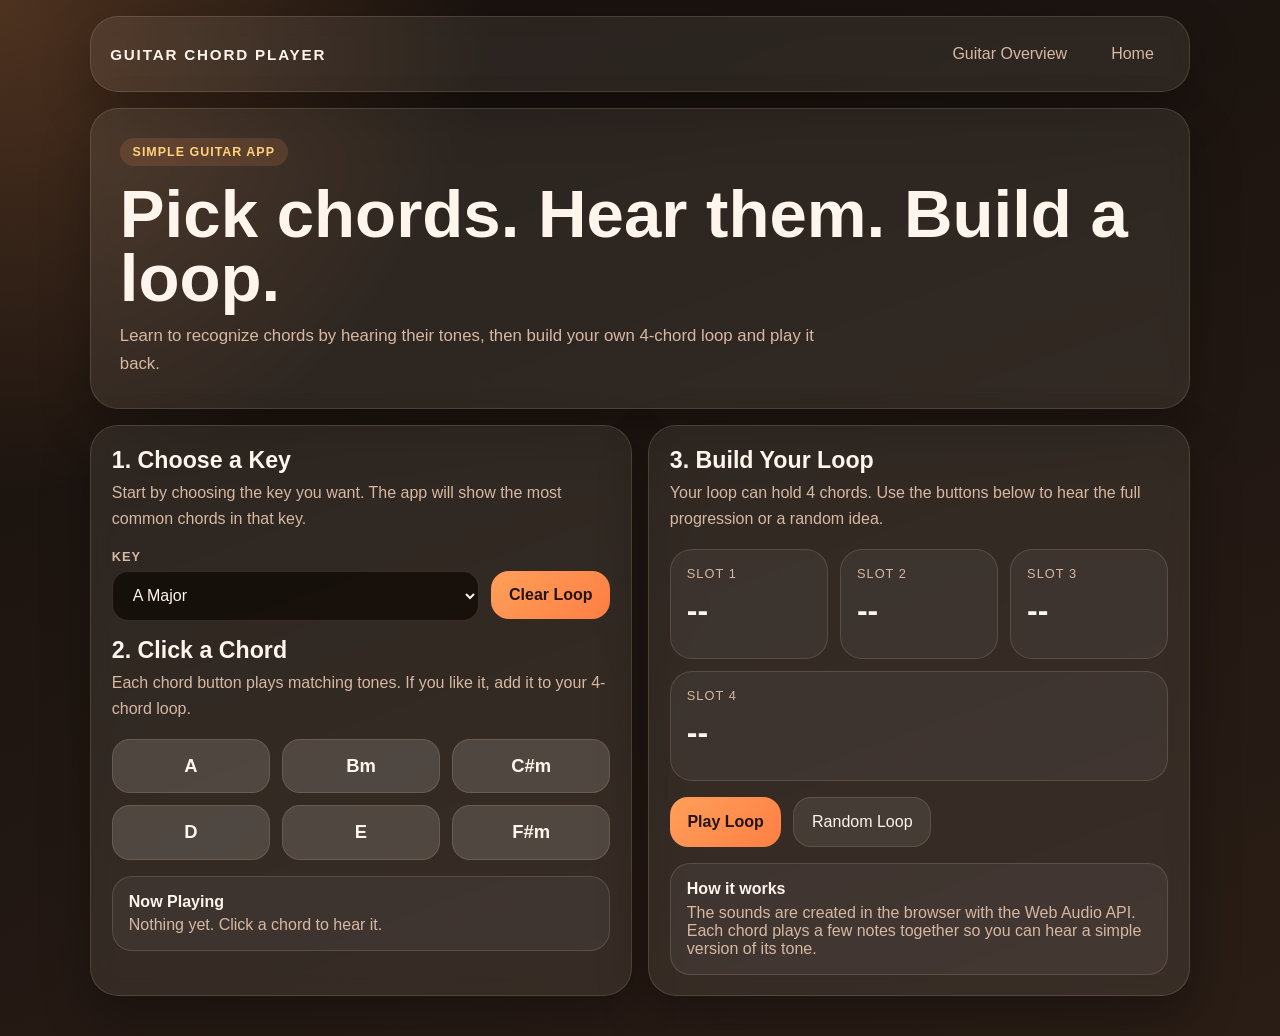
<file: js/app.html>
<!DOCTYPE html>
<html lang="en">
<head>
    <meta charset="utf-8" />
    <meta name="viewport" content="width=device-width, initial-scale=1" />
    <title>Guitar Chord Player</title>
    <style>
        :root {
            --bg: #16100d;
            --bg-soft: #2a1d16;
            --panel: rgba(255, 247, 239, 0.08);
            --panel-strong: rgba(255, 247, 239, 0.14);
            --line: rgba(255, 214, 179, 0.15);
            --text: #fff5ed;
            --muted: #d7b8a2;
            --accent: #ff9f5a;
            --accent-2: #ffd27a;
            --shadow: 0 20px 50px rgba(0, 0, 0, 0.28);
        }

        * {
            box-sizing: border-box;
        }

        body {
            margin: 0;
            font-family: Arial, Helvetica, sans-serif;
            color: var(--text);
            background:
                radial-gradient(circle at top left, rgba(255, 159, 90, 0.24), transparent 30%),
                linear-gradient(160deg, var(--bg), var(--bg-soft));
        }

        a {
            color: inherit;
        }

        .shell {
            width: min(1100px, calc(100% - 1.5rem));
            margin: 0 auto;
            padding: 1rem 0 2.5rem;
        }

        .topbar,
        .hero,
        .panel {
            border: 1px solid var(--line);
            border-radius: 28px;
            background: var(--panel);
            box-shadow: var(--shadow);
            backdrop-filter: blur(10px);
        }

        .topbar {
            display: flex;
            justify-content: space-between;
            align-items: center;
            gap: 1rem;
            padding: 1rem 1.2rem;
            margin-bottom: 1rem;
        }

        .brand {
            font-size: 0.95rem;
            font-weight: 800;
            letter-spacing: 0.12em;
            text-transform: uppercase;
        }

        .topbar nav {
            display: flex;
            gap: 0.75rem;
            flex-wrap: wrap;
        }

        .topbar a {
            text-decoration: none;
            color: var(--muted);
            padding: 0.75rem 1rem;
            border-radius: 999px;
        }

        .topbar a:hover,
        .topbar a:focus {
            background: rgba(255, 255, 255, 0.08);
            color: var(--text);
        }

        .hero {
            padding: 1.8rem;
            margin-bottom: 1rem;
        }

        .eyebrow {
            display: inline-block;
            padding: 0.45rem 0.8rem;
            border-radius: 999px;
            background: rgba(255, 159, 90, 0.14);
            color: var(--accent-2);
            font-size: 0.78rem;
            font-weight: 700;
            letter-spacing: 0.08em;
            text-transform: uppercase;
        }

        h1 {
            margin: 1rem 0 0.75rem;
            font-size: clamp(2.2rem, 6vw, 4.2rem);
            line-height: 0.95;
        }

        .hero p {
            max-width: 44rem;
            margin: 0;
            color: var(--muted);
            line-height: 1.7;
            font-size: 1.05rem;
        }

        .grid {
            display: grid;
            grid-template-columns: 1fr 1fr;
            gap: 1rem;
        }

        .panel {
            padding: 1.3rem;
        }

        .panel h2 {
            margin: 0 0 0.4rem;
            font-size: 1.45rem;
        }

        .subtitle {
            margin: 0 0 1.1rem;
            color: var(--muted);
            line-height: 1.6;
        }

        .controls {
            display: grid;
            grid-template-columns: 1fr auto;
            gap: 0.8rem;
            margin-bottom: 1rem;
        }

        label {
            display: block;
            margin-bottom: 0.45rem;
            color: var(--muted);
            font-size: 0.8rem;
            font-weight: 700;
            letter-spacing: 0.08em;
            text-transform: uppercase;
        }

        select,
        button {
            font: inherit;
        }

        select {
            width: 100%;
            padding: 0.9rem 1rem;
            border-radius: 16px;
            border: 1px solid var(--line);
            background: rgba(20, 14, 11, 0.9);
            color: var(--text);
        }

        .button-row,
        .chord-grid,
        .loop-grid {
            display: flex;
            flex-wrap: wrap;
            gap: 0.75rem;
        }

        button {
            border: 0;
            border-radius: 18px;
            padding: 0.95rem 1.1rem;
            cursor: pointer;
            transition: transform 0.18s ease, background 0.18s ease;
        }

        button:hover {
            transform: translateY(-1px);
        }

        .primary {
            background: linear-gradient(135deg, var(--accent), #ff7f43);
            color: #23140d;
            font-weight: 800;
        }

        .secondary {
            background: rgba(255, 255, 255, 0.08);
            color: var(--text);
            border: 1px solid var(--line);
        }

        .chord-btn {
            flex: 1 1 120px;
            min-width: 0;
            background: var(--panel-strong);
            color: var(--text);
            border: 1px solid var(--line);
            font-size: 1.15rem;
            font-weight: 800;
        }

        .loop-card {
            flex: 1 1 120px;
            min-height: 110px;
            padding: 1rem;
            border-radius: 22px;
            border: 1px solid var(--line);
            background: rgba(255, 255, 255, 0.05);
        }

        .loop-label {
            color: var(--muted);
            font-size: 0.8rem;
            letter-spacing: 0.08em;
            text-transform: uppercase;
        }

        .loop-chord {
            margin-top: 0.7rem;
            font-size: 2rem;
            font-weight: 800;
        }

        .now-playing,
        .tip-box {
            margin-top: 1rem;
            padding: 1rem;
            border-radius: 20px;
            border: 1px solid var(--line);
            background: rgba(255, 255, 255, 0.05);
        }

        .now-playing strong,
        .tip-box strong {
            display: block;
            margin-bottom: 0.35rem;
        }

        .muted {
            color: var(--muted);
        }

        @media (max-width: 880px) {
            .grid {
                grid-template-columns: 1fr;
            }
        }

        @media (max-width: 620px) {
            .topbar {
                flex-direction: column;
                align-items: flex-start;
            }

            .controls {
                grid-template-columns: 1fr;
            }
        }
    </style>
</head>
<body>
    <div class="shell">
        <header class="topbar">
            <div class="brand">Guitar Chord Player</div>
            <nav>
                <a href="../fromScratch.html">Guitar Overview</a>
                <a href="../index.html">Home</a>
            </nav>
        </header>

        <section class="hero">
            <span class="eyebrow">Simple Guitar App</span>
            <h1>Pick chords. Hear them. Build a loop.</h1>
            <p>
                Learn to recognize chords by hearing their tones, then build your own 4-chord loop and play it back.
            </p>
        </section>

        <section class="grid">
            <div class="panel">
                <h2>1. Choose a Key</h2>
                <p class="subtitle">Start by choosing the key you want. The app will show the most common chords in that key.</p>

                <div class="controls">
                    <div>
                        <label for="keySelect">Key</label>
                        <select id="keySelect">
                            <option value="C">C Major</option>
                            <option value="G">G Major</option>
                            <option value="D">D Major</option>
                            <option value="A" selected>A Major</option>
                            <option value="E">E Major</option>
                        </select>
                    </div>
                    <div>
                        <label>&nbsp;</label>
                        <button class="primary" id="clearBtn">Clear Loop</button>
                    </div>
                </div>

                <h2>2. Click a Chord</h2>
                <p class="subtitle">Each chord button plays matching tones. If you like it, add it to your 4-chord loop.</p>
                <div class="chord-grid" id="chordGrid"></div>

                <div class="now-playing">
                    <strong>Now Playing</strong>
                    <span class="muted" id="nowPlaying">Nothing yet. Click a chord to hear it.</span>
                </div>
            </div>

            <div class="panel">
                <h2>3. Build Your Loop</h2>
                <p class="subtitle">Your loop can hold 4 chords. Use the buttons below to hear the full progression or a random idea.</p>

                <div class="loop-grid" id="loopGrid"></div>

                <div class="button-row" style="margin-top: 1rem;">
                    <button class="primary" id="playLoopBtn">Play Loop</button>
                    <button class="secondary" id="randomLoopBtn">Random Loop</button>
                </div>

                <div class="tip-box">
                    <strong>How it works</strong>
                    <span class="muted">The sounds are created in the browser with the Web Audio API. Each chord plays a few notes together so you can hear a simple version of its tone.</span>
                </div>
            </div>
        </section>
    </div>

    <script>
        const chordsByKey = {
            C: ["C", "Dm", "Em", "F", "G", "Am"],
            G: ["G", "Am", "Bm", "C", "D", "Em"],
            D: ["D", "Em", "F#m", "G", "A", "Bm"],
            A: ["A", "Bm", "C#m", "D", "E", "F#m"],
            E: ["E", "F#m", "G#m", "A", "B", "C#m"]
        };

        const noteMap = {
            C: 261.63,
            "C#": 277.18,
            Db: 277.18,
            D: 293.66,
            "D#": 311.13,
            Eb: 311.13,
            E: 329.63,
            F: 349.23,
            "F#": 369.99,
            Gb: 369.99,
            G: 392.0,
            "G#": 415.3,
            Ab: 415.3,
            A: 440.0,
            "A#": 466.16,
            Bb: 466.16,
            B: 493.88
        };

        const keySelect = document.getElementById("keySelect");
        const chordGrid = document.getElementById("chordGrid");
        const loopGrid = document.getElementById("loopGrid");
        const nowPlaying = document.getElementById("nowPlaying");
        const playLoopBtn = document.getElementById("playLoopBtn");
        const randomLoopBtn = document.getElementById("randomLoopBtn");
        const clearBtn = document.getElementById("clearBtn");

        let audioContext;
        let loop = [];
        const loopSize = 4;

        function getAudioContext() {
            if (!audioContext) {
                audioContext = new (window.AudioContext || window.webkitAudioContext)();
            }
            return audioContext;
        }

        function parseChordName(chord) {
            const isMinor = chord.endsWith("m");
            const root = isMinor ? chord.slice(0, -1) : chord;
            return { root, isMinor };
        }

        function chordFrequencies(chord) {
            const { root, isMinor } = parseChordName(chord);
            const rootFreq = noteMap[root];
            if (!rootFreq) return [];

            const third = rootFreq * Math.pow(2, isMinor ? 3 / 12 : 4 / 12);
            const fifth = rootFreq * Math.pow(2, 7 / 12);
            return [rootFreq / 2, rootFreq, third, fifth];
        }

        function playChord(chord, duration = 1.2) {
            const ctx = getAudioContext();
            const start = ctx.currentTime;
            const freqs = chordFrequencies(chord);
            nowPlaying.textContent = `Playing ${chord}`;

            freqs.forEach((freq, index) => {
                const osc = ctx.createOscillator();
                const gain = ctx.createGain();

                osc.type = index === 0 ? "triangle" : "sine";
                osc.frequency.value = freq;

                gain.gain.setValueAtTime(0.0001, start);
                gain.gain.linearRampToValueAtTime(index === 0 ? 0.12 : 0.08, start + 0.05);
                gain.gain.exponentialRampToValueAtTime(0.0001, start + duration);

                osc.connect(gain);
                gain.connect(ctx.destination);
                osc.start(start);
                osc.stop(start + duration);
            });
        }

        function renderChordButtons() {
            chordGrid.innerHTML = "";
            const chords = chordsByKey[keySelect.value];

            chords.forEach((chord) => {
                const button = document.createElement("button");
                button.className = "chord-btn";
                button.textContent = chord;
                button.addEventListener("click", () => {
                    playChord(chord);
                    addChordToLoop(chord);
                });
                chordGrid.appendChild(button);
            });
        }

        function renderLoop() {
            loopGrid.innerHTML = "";

            for (let i = 0; i < loopSize; i += 1) {
                const chord = loop[i] || "--";
                const card = document.createElement("div");
                card.className = "loop-card";
                card.innerHTML = `
                    <div class="loop-label">Slot ${i + 1}</div>
                    <div class="loop-chord">${chord}</div>
                `;
                loopGrid.appendChild(card);
            }
        }

        function addChordToLoop(chord) {
            if (loop.length < loopSize) {
                loop.push(chord);
            } else {
                loop.shift();
                loop.push(chord);
            }
            renderLoop();
        }

        function clearLoop() {
            loop = [];
            renderLoop();
            nowPlaying.textContent = "Loop cleared.";
        }

        function sleep(ms) {
            return new Promise((resolve) => setTimeout(resolve, ms));
        }

        async function playLoop() {
            if (!loop.length) {
                nowPlaying.textContent = "Pick some chords first.";
                return;
            }

            for (const chord of loop) {
                playChord(chord, 1);
                await sleep(850);
            }
            nowPlaying.textContent = `Finished playing: ${loop.join(" - ")}`;
        }

        function randomLoop() {
            const chords = chordsByKey[keySelect.value];
            loop = [];
            for (let i = 0; i < loopSize; i += 1) {
                loop.push(chords[Math.floor(Math.random() * chords.length)]);
            }
            renderLoop();
            nowPlaying.textContent = `Random loop: ${loop.join(" - ")}`;
        }

        keySelect.addEventListener("change", () => {
            renderChordButtons();
            clearLoop();
        });
        playLoopBtn.addEventListener("click", playLoop);
        randomLoopBtn.addEventListener("click", randomLoop);
        clearBtn.addEventListener("click", clearLoop);

        renderChordButtons();
        renderLoop();
    </script>
</body>
</html>
</file>
